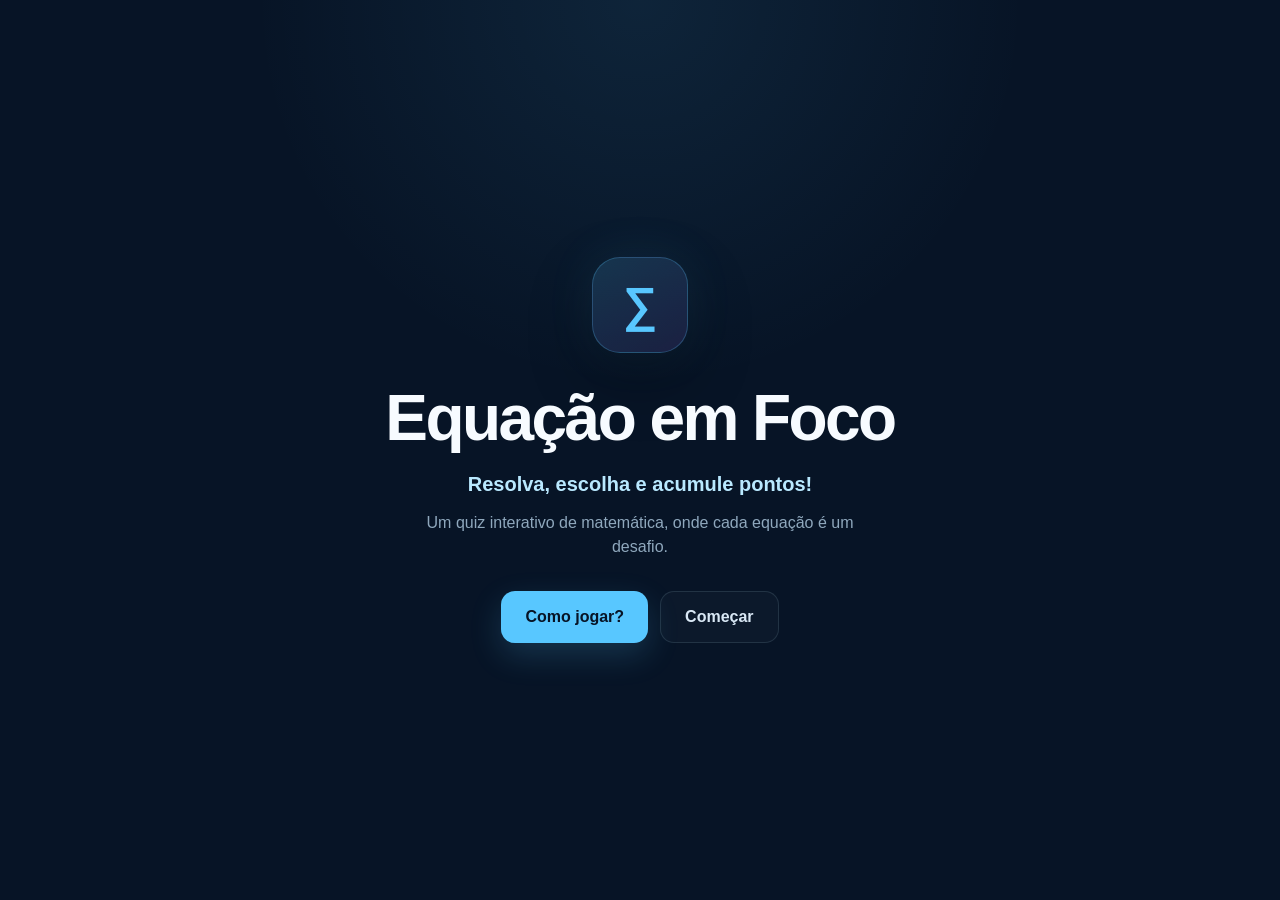
<file: index.html>
<!DOCTYPE html>
<html lang="pt-BR">

<head>
    <meta charset="UTF-8">

    <meta name="viewport" content="width=device-width, initial-scale=1.0">

    <meta name="description" content="Equação em Foco - Um quiz interativo de matemática">

    <title>Equação em Foco</title>

    <link rel="stylesheet" href="css/style.css">
</head>

<body>

    <main class="tela-inicial">

        <section class="conteudo-inicial">

            <div class="logo-jogo">
                <span class="simbolo-matematica">∑</span>
            </div>

            <h1>Equação em Foco</h1>

            <p class="subtitulo">
                Resolva, escolha e acumule pontos!
            </p>

            <p class="descricao">
                Um quiz interativo de matemática,
                onde cada equação é um desafio.
            </p>

            <div class="botoes-iniciais">

                <a href="./pages/tutorial.html" class="btn btn-principal">
                    Como jogar?
                </a>

                <a href="./pages/jogo.html" class="btn btn-secundario">
                    Começar
                </a>

            </div>

        </section>

    </main>
    
    <script src="./js/script.js"></script>

</body>

</html>
</file>
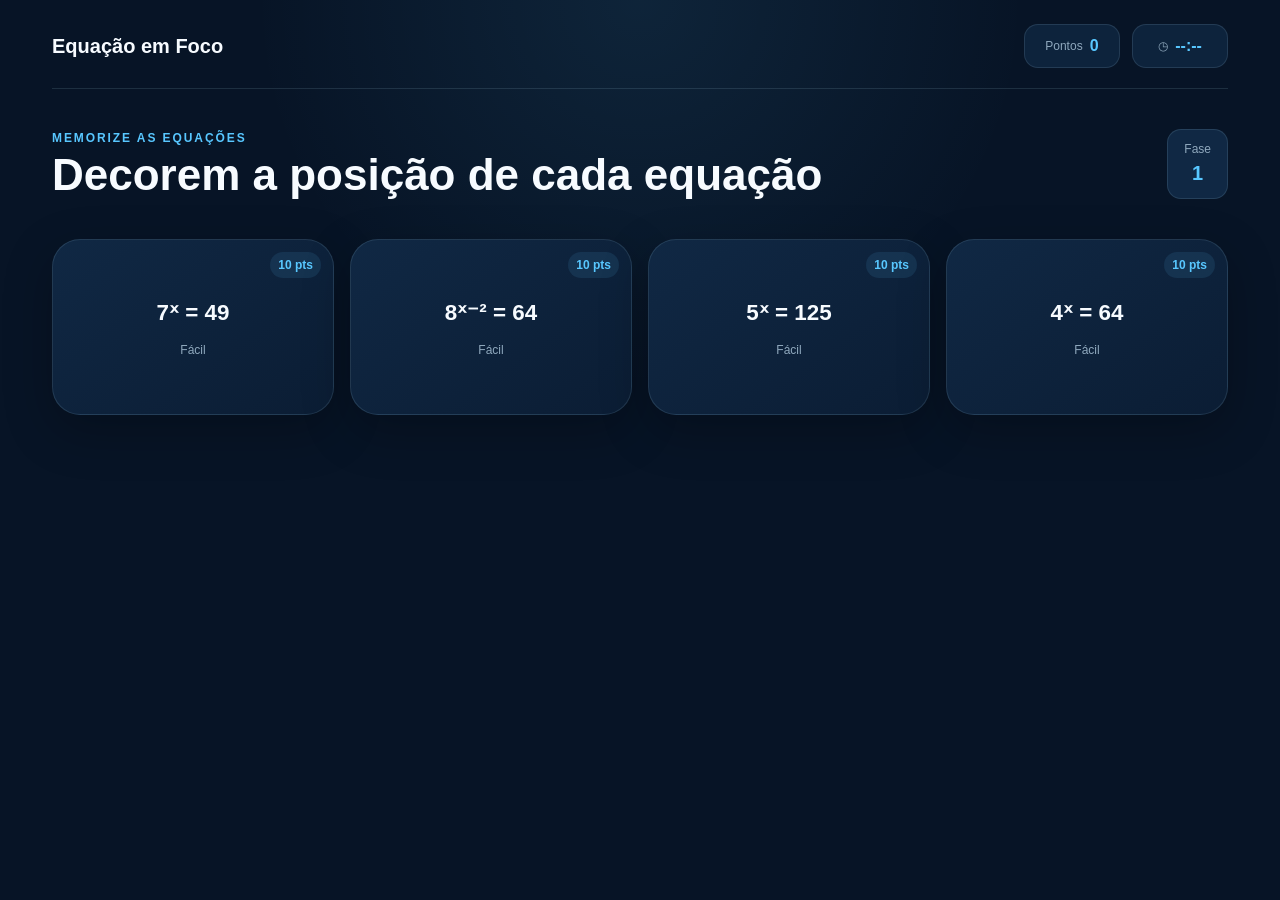
<file: pages/jogo.html>
<!DOCTYPE html>
<html lang="pt-BR">

<head>
    <meta charset="UTF-8">
    <meta name="viewport" content="width=device-width, initial-scale=1.0">

    <meta
        name="description"
        content="Partida de Equação em Foco."
    >

    <title>Jogo | Equação em Foco</title>

    <link rel="stylesheet" href="../css/style.css">
</head>

<body>

    <main class="game-page">

        <!-- Cabeçalho da partida -->
        <header class="game-header">

            <div class="game-info">
                <span class="game-name">Equação em Foco</span>
            </div>

            <div class="game-status">

                <div class="score-display">
                    <span class="status-label">Pontos</span>
                    <strong id="score">0</strong>
                </div>

                <div class="timer" aria-live="polite">
                    <span class="timer-icon" aria-hidden="true">◷</span>
                    <strong id="timer">05:00</strong>
                </div>

            </div>

        </header>


        <!-- Área principal da rodada -->
        <section class="round">

            <header class="round-header">

                <div class="round-heading">
                    <p class="eyebrow" id="round-status">
                        MEMORIZE AS EQUAÇÕES
                    </p>

                    <h1 id="round-title">
                        Escolha seu desafio
                    </h1>
                </div>

                <div class="difficulty-indicator">
                    <span class="difficulty-label">Fase</span>
                    <strong id="phase-indicator">1</strong>
                </div>

            </header>


            <!-- Área onde as cartas serão renderizadas pelo JavaScript -->
            <div
                class="equation-board"
                id="equation-board"
                aria-label="Equações disponíveis"
            >
                <!-- As cartas são renderizadas dinamicamente pelo js/questoes.js -->
            </div>


            <!-- Equação selecionada -->
            <section
                class="selected-question"
                id="selected-question"
                aria-live="polite"
                hidden
            >

                <div class="question-meta">

                    <span class="question-difficulty">
                        Nível <strong id="question-level">1</strong>
                    </span>

                    <span class="question-points">
                        <strong id="question-points">100</strong> pontos
                    </span>

                </div>

                <div class="question-equation">
                    <span id="question-text">
                        2x + 4 = 10
                    </span>
                </div>

            </section>


            <!-- Respostas -->
            <section
                class="answers"
                id="answers"
                aria-label="Alternativas de resposta"
                hidden
            >

                <button
                    class="answer-option"
                    type="button"
                    data-answer=""
                    disabled
                >
                    <span class="answer-letter">A</span>
                    <span class="answer-text">3</span>
                </button>

                <button
                    class="answer-option"
                    type="button"
                    data-answer=""
                    disabled
                >
                    <span class="answer-letter">B</span>
                    <span class="answer-text">4</span>
                </button>

                <button
                    class="answer-option"
                    type="button"
                    data-answer=""
                    disabled
                >
                    <span class="answer-letter">C</span>
                    <span class="answer-text">5</span>
                </button>

                <button
                    class="answer-option"
                    type="button"
                    data-answer=""
                    disabled
                >
                    <span class="answer-letter">D</span>
                    <span class="answer-text">6</span>
                </button>

            </section>

        </section>


        <!-- Feedback da resposta -->
        <section
            class="answer-feedback"
            id="answer-feedback"
            aria-live="assertive"
            hidden
        >

            <div class="feedback-icon" aria-hidden="true"></div>

            <p class="feedback-status" id="feedback-status">
                Correto!
            </p>

            <p class="feedback-message" id="feedback-message">
                Você ganhou 100 pontos.
            </p>

            <div class="correct-answer">
                <span>Resposta correta</span>
                <strong id="correct-answer">3</strong>
            </div>

            <div class="solution">
                <span>Resolução</span>
                <p id="solution-text">
                    2x + 4 = 10
                </p>
            </div>

            <button
                class="button button-primary"
                id="next-round"
                type="button"
            >
                Próxima rodada
            </button>

        </section>

    </main>


    <script src="../js/questoes.js"></script>
    <script src="../js/pontuacao.js"></script>
    <script src="../js/script.js"></script>

</body>

</html>
</file>
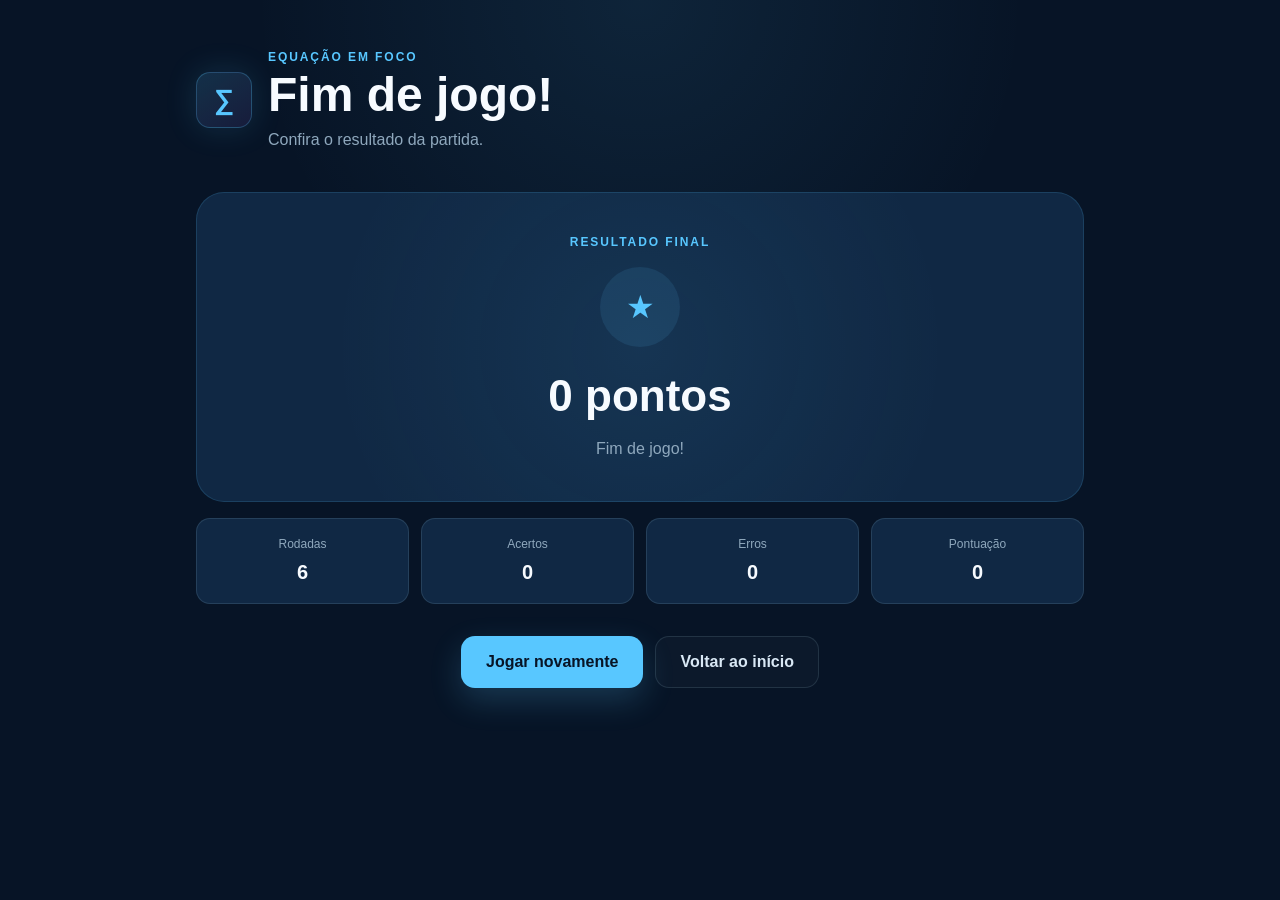
<file: pages/resultado.html>
<!DOCTYPE html>
<html lang="pt-BR">

<head>
    <meta charset="UTF-8">
    <meta name="viewport" content="width=device-width, initial-scale=1.0">

    <meta
        name="description"
        content="Resultado da partida de Equação em Foco."
    >

    <title>Resultado | Equação em Foco</title>

    <link rel="stylesheet" href="../css/style.css">
</head>

<body>

    <main class="result-page">

        <header class="result-header">

            <span class="game-symbol" aria-hidden="true">∑</span>

            <div>
                <p class="eyebrow">EQUAÇÃO EM FOCO</p>
                <h1>Fim de jogo!</h1>
                <p>Confira o resultado da partida.</p>
            </div>

        </header>


        <section class="winner-section">

            <p class="eyebrow">RESULTADO FINAL</p>

            <div class="winner-icon" aria-hidden="true">
                ★
            </div>

            <h2>
                <span id="final-player-score">0</span> pontos
            </h2>

            <p class="winner-score" id="performance-message">
                Fim de jogo!
            </p>

        </section>


        <section class="match-summary">

            <div class="summary-card">
                <span class="summary-label">Rodadas</span>
                <strong id="total-rounds">6</strong>
            </div>

            <div class="summary-card">
                <span class="summary-label">Acertos</span>
                <strong id="total-correct">0</strong>
            </div>

            <div class="summary-card">
                <span class="summary-label">Erros</span>
                <strong id="total-wrong">0</strong>
            </div>

            <div class="summary-card">
                <span class="summary-label">Pontuação</span>
                <strong id="final-score">0</strong>
            </div>

        </section>


        <footer class="result-actions">

            <a
                href="jogo.html"
                class="button button-primary"
                id="play-again"
            >
                Jogar novamente
            </a>

            <a
                href="../index.html"
                class="button button-secondary"
            >
                Voltar ao início
            </a>

        </footer>

    </main>


    <script src="../js/pontuacao.js"></script>
    <script src="../js/script.js"></script>

</body>

</html>
</file>
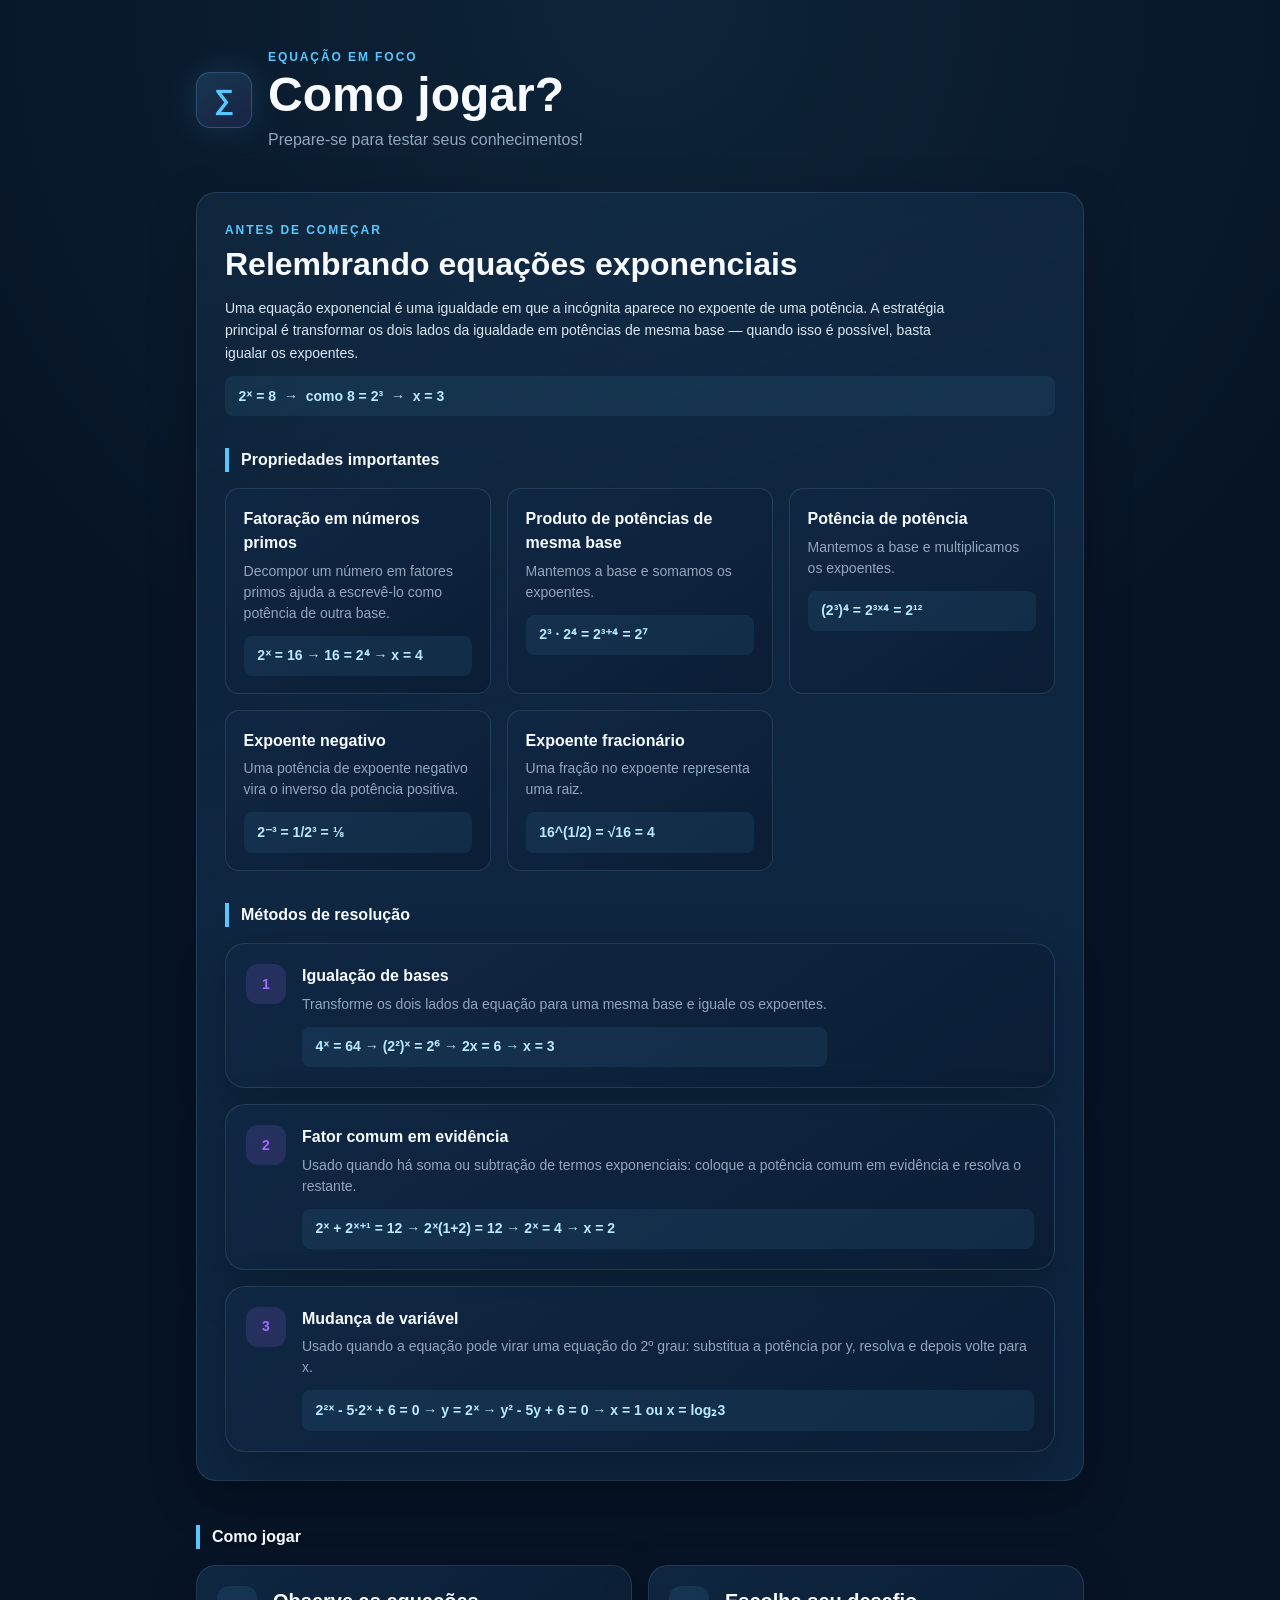
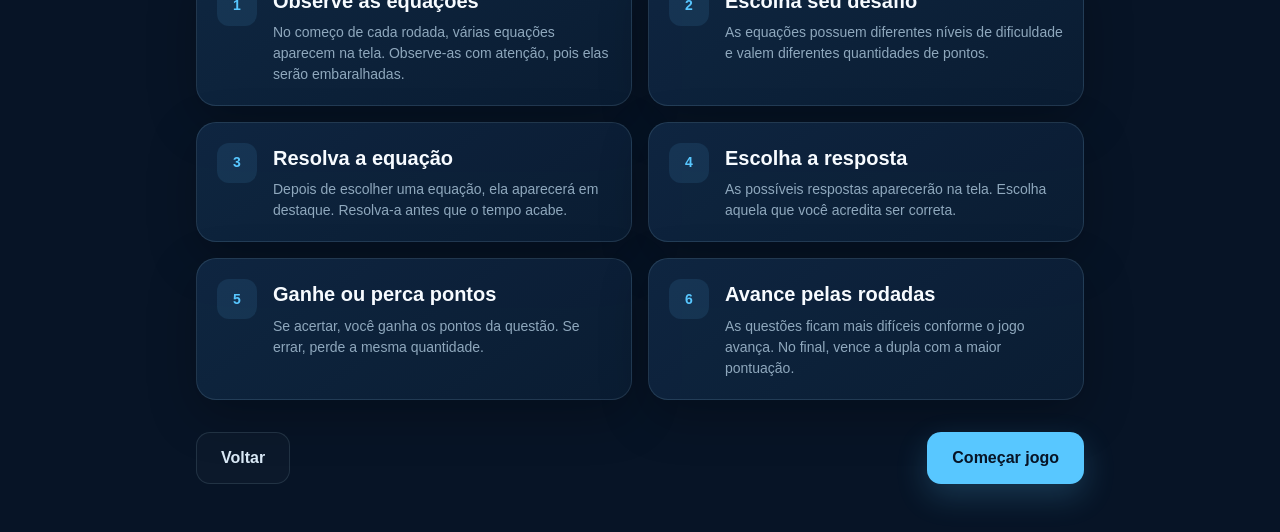
<file: pages/tutorial.html>
<!DOCTYPE html>
<html lang="pt-BR">

<head>
    <meta charset="UTF-8">

    <meta name="viewport" content="width=device-width, initial-scale=1.0">

    <meta name="description" content="Como jogar Equação em Foco">

    <title>Como jogar - Equação em Foco</title>

    <link rel="stylesheet" href="../css/style.css">
</head>

<body>

    <main class="tutorial-page">

        <header class="tutorial-header">

            <span class="game-symbol" aria-hidden="true">∑</span>

            <div>
                <p class="eyebrow">EQUAÇÃO EM FOCO</p>
                <h1>Como jogar?</h1>
                <p>Prepare-se para testar seus conhecimentos!</p>
            </div>

        </header>


        <!-- Revisão do conteúdo: equações exponenciais -->
        <section class="concepts-section">

            <p class="eyebrow">Antes de começar</p>
            <h2>Relembrando equações exponenciais</h2>

            <p class="concepts-intro">
                Uma equação exponencial é uma igualdade em que a
                incógnita aparece no expoente de uma potência.
                A estratégia principal é transformar os dois lados
                da igualdade em potências de mesma base — quando
                isso é possível, basta igualar os expoentes.
            </p>

            <p class="concepts-example">
                2ˣ = 8 &nbsp;→&nbsp; como 8 = 2³ &nbsp;→&nbsp; x = 3
            </p>

            <h3 class="concepts-subtitle">Propriedades importantes</h3>

            <div class="property-grid">

                <article class="property-card">
                    <h4>Fatoração em números primos</h4>
                    <p>
                        Decompor um número em fatores primos ajuda
                        a escrevê-lo como potência de outra base.
                    </p>
                    <p class="property-example">
                        2ˣ = 16 → 16 = 2⁴ → x = 4
                    </p>
                </article>

                <article class="property-card">
                    <h4>Produto de potências de mesma base</h4>
                    <p>
                        Mantemos a base e somamos os expoentes.
                    </p>
                    <p class="property-example">
                        2³ · 2⁴ = 2³⁺⁴ = 2⁷
                    </p>
                </article>

                <article class="property-card">
                    <h4>Potência de potência</h4>
                    <p>
                        Mantemos a base e multiplicamos os expoentes.
                    </p>
                    <p class="property-example">
                        (2³)⁴ = 2³ˣ⁴ = 2¹²
                    </p>
                </article>

                <article class="property-card">
                    <h4>Expoente negativo</h4>
                    <p>
                        Uma potência de expoente negativo vira o
                        inverso da potência positiva.
                    </p>
                    <p class="property-example">
                        2⁻³ = 1/2³ = ⅛
                    </p>
                </article>

                <article class="property-card">
                    <h4>Expoente fracionário</h4>
                    <p>
                        Uma fração no expoente representa uma raiz.
                    </p>
                    <p class="property-example">
                        16^(1/2) = √16 = 4
                    </p>
                </article>

            </div>

            <h3 class="concepts-subtitle">Métodos de resolução</h3>

            <div class="method-list">

                <article class="method-card">
                    <span class="method-number">1</span>
                    <div class="method-content">
                        <h4>Igualação de bases</h4>
                        <p>
                            Transforme os dois lados da equação para
                            uma mesma base e iguale os expoentes.
                        </p>
                        <p class="method-example">
                            4ˣ = 64 → (2²)ˣ = 2⁶ → 2x = 6 → x = 3
                        </p>
                    </div>
                </article>

                <article class="method-card">
                    <span class="method-number">2</span>
                    <div class="method-content">
                        <h4>Fator comum em evidência</h4>
                        <p>
                            Usado quando há soma ou subtração de
                            termos exponenciais: coloque a potência
                            comum em evidência e resolva o restante.
                        </p>
                        <p class="method-example">
                            2ˣ + 2ˣ⁺¹ = 12 → 2ˣ(1+2) = 12 → 2ˣ = 4 → x = 2
                        </p>
                    </div>
                </article>

                <article class="method-card">
                    <span class="method-number">3</span>
                    <div class="method-content">
                        <h4>Mudança de variável</h4>
                        <p>
                            Usado quando a equação pode virar uma
                            equação do 2º grau: substitua a potência
                            por y, resolva e depois volte para x.
                        </p>
                        <p class="method-example">
                            2²ˣ - 5·2ˣ + 6 = 0 → y = 2ˣ → y² - 5y + 6 = 0 → x = 1 ou x = log₂3
                        </p>
                    </div>
                </article>

            </div>

        </section>


        <!-- Como jogar -->
        <section class="tutorial-how-to">

            <h3 class="concepts-subtitle">Como jogar</h3>

            <div class="tutorial-steps">

            <article class="tutorial-step">
                <span class="step-number">1</span>
                <div class="step-content">
                    <h2>Observe as equações</h2>
                    <p>
                        No começo de cada rodada, várias equações
                        aparecem na tela. Observe-as com atenção,
                        pois elas serão embaralhadas.
                    </p>
                </div>
            </article>

            <article class="tutorial-step">
                <span class="step-number">2</span>
                <div class="step-content">
                    <h2>Escolha seu desafio</h2>
                    <p>
                        As equações possuem diferentes níveis de
                        dificuldade e valem diferentes quantidades
                        de pontos.
                    </p>
                </div>
            </article>

            <article class="tutorial-step">
                <span class="step-number">3</span>
                <div class="step-content">
                    <h2>Resolva a equação</h2>
                    <p>
                        Depois de escolher uma equação, ela aparecerá
                        em destaque. Resolva-a antes que o tempo acabe.
                    </p>
                </div>
            </article>

            <article class="tutorial-step">
                <span class="step-number">4</span>
                <div class="step-content">
                    <h2>Escolha a resposta</h2>
                    <p>
                        As possíveis respostas aparecerão na tela.
                        Escolha aquela que você acredita ser correta.
                    </p>
                </div>
            </article>

            <article class="tutorial-step">
                <span class="step-number">5</span>
                <div class="step-content">
                    <h2>Ganhe ou perca pontos</h2>
                    <p>
                        Se acertar, você ganha os pontos da questão.
                        Se errar, perde a mesma quantidade.
                    </p>
                </div>
            </article>

            <article class="tutorial-step">
                <span class="step-number">6</span>
                <div class="step-content">
                    <h2>Avance pelas rodadas</h2>
                    <p>
                        As questões ficam mais difíceis conforme
                        o jogo avança. No final, vence a dupla
                        com a maior pontuação.
                    </p>
                </div>
            </article>

        </div>

        </section>


        <div class="tutorial-actions">

            <a href="../index.html" class="button button-secondary">
                Voltar
            </a>

            <a href="jogo.html" class="button button-primary">
                Começar jogo
            </a>

        </div>

    </main>

</body>

</html>
</file>
<file: css/style.css>
/* =========================================================
   EQUAÇÃO EM FOCO
   Main stylesheet
   ========================================================= */


/* =========================================================
   1. VARIÁVEIS
   ========================================================= */

:root {
    /* Cores principais */
    --color-bg: #071426;
    --color-bg-secondary: #0b1d34;
    --color-surface: #102844;
    --color-surface-light: #163454;

    --color-primary: #58c7ff;
    --color-primary-dark: #2498d1;
    --color-primary-soft: #b9e9ff;

    --color-purple: #a56bff;
    --color-purple-dark: #7b42d1;

    --color-success: #69d6ff;
    --color-error: #b36cff;

    --color-white: #f7fbff;
    --color-text: #d9e8f5;
    --color-text-muted: #8fa8bd;

    --color-border: rgba(185, 233, 255, 0.12);

    /* Tipografia */
    --font-main:
        Inter,
        "Segoe UI",
        Roboto,
        Helvetica,
        Arial,
        sans-serif;

    /* Tamanhos */
    --text-xs: 0.75rem;
    --text-sm: 0.875rem;
    --text-md: 1rem;
    --text-lg: 1.25rem;
    --text-xl: 1.75rem;
    --text-2xl: 2.5rem;
    --text-3xl: 4rem;

    /* Bordas */
    --radius-sm: 0.5rem;
    --radius-md: 0.875rem;
    --radius-lg: 1.25rem;
    --radius-xl: 1.75rem;

    /* Sombras */
    --shadow-card:
        0 1rem 3rem rgba(0, 0, 0, 0.25);

    --shadow-glow:
        0 0 2rem rgba(88, 199, 255, 0.15);

    /* Transições */
    --transition-fast: 160ms ease;
    --transition-normal: 280ms ease;
}


/* =========================================================
   2. RESET
   ========================================================= */

*,
*::before,
*::after {
    box-sizing: border-box;
    margin: 0;
    padding: 0;
}

html {
    min-height: 100%;
    scroll-behavior: smooth;
}

body {
    min-height: 100vh;

    background:
        radial-gradient(
            circle at 50% 0%,
            rgba(88, 199, 255, 0.09),
            transparent 35%
        ),
        var(--color-bg);

    color: var(--color-text);
    font-family: var(--font-main);

    line-height: 1.5;
    -webkit-font-smoothing: antialiased;
    text-rendering: optimizeLegibility;
}

button,
a {
    font: inherit;
}

button {
    border: 0;
}

button,
a {
    -webkit-tap-highlight-color: transparent;
}

a {
    color: inherit;
    text-decoration: none;
}

button {
    cursor: pointer;
}

button:focus-visible,
a:focus-visible {
    outline: 3px solid var(--color-primary);
    outline-offset: 4px;
}


/* =========================================================
   3. ELEMENTOS GERAIS
   ========================================================= */

.eyebrow {
    color: var(--color-primary);

    font-size: var(--text-xs);
    font-weight: 800;

    letter-spacing: 0.16em;
    text-transform: uppercase;
}

.game-symbol {
    display: grid;
    place-items: center;

    width: 3.5rem;
    height: 3.5rem;

    flex-shrink: 0;

    border: 1px solid rgba(88, 199, 255, 0.25);
    border-radius: var(--radius-md);

    background:
        linear-gradient(
            145deg,
            rgba(88, 199, 255, 0.16),
            rgba(165, 107, 255, 0.1)
        );

    color: var(--color-primary);

    font-size: 1.75rem;
    font-weight: 800;

    box-shadow: var(--shadow-glow);
}


/* =========================================================
   4. BOTÕES
   ========================================================= */

.button {
    display: inline-flex;

    min-height: 3.25rem;
    padding: 0.8rem 1.5rem;

    align-items: center;
    justify-content: center;

    border: 1px solid transparent;
    border-radius: var(--radius-md);

    font-size: var(--text-md);
    font-weight: 750;

    transition:
        transform var(--transition-fast),
        background var(--transition-fast),
        border-color var(--transition-fast),
        box-shadow var(--transition-fast);
}

.button:hover {
    transform: translateY(-2px);
}

.button:active {
    transform: translateY(0);
}

.button-primary {
    background: var(--color-primary);
    color: var(--color-bg);

    box-shadow:
        0 0.75rem 2rem rgba(88, 199, 255, 0.2);
}

.button-primary:hover {
    background: var(--color-primary-soft);

    box-shadow:
        0 1rem 2.5rem rgba(88, 199, 255, 0.3);
}

.button-secondary {
    border-color: var(--color-border);
    background: rgba(255, 255, 255, 0.025);
    color: var(--color-text);
}

.button-secondary:hover {
    border-color: rgba(88, 199, 255, 0.3);
    background: rgba(88, 199, 255, 0.06);
}


/* =========================================================
   5. TELA INICIAL
   ========================================================= */

.tela-inicial {
    display: grid;
    place-items: center;

    width: 100%;
    min-height: 100vh;

    padding: 2rem 1.25rem;
}

.conteudo-inicial {
    width: min(100%, 38rem);

    text-align: center;
}

.logo-jogo {
    display: grid;
    place-items: center;

    width: 6rem;
    height: 6rem;

    margin: 0 auto 2rem;

    border: 1px solid rgba(88, 199, 255, 0.25);
    border-radius: 1.75rem;

    background:
        linear-gradient(
            145deg,
            rgba(88, 199, 255, 0.16),
            rgba(165, 107, 255, 0.12)
        );

    box-shadow:
        0 1.5rem 4rem rgba(0, 0, 0, 0.3),
        0 0 3rem rgba(88, 199, 255, 0.1);
}

.simbolo-matematica {
    color: var(--color-primary);

    font-size: 3rem;
    font-weight: 800;
}

.conteudo-inicial h1 {
    color: var(--color-white);

    font-size: clamp(2.4rem, 8vw, 4rem);
    font-weight: 850;
    line-height: 1.05;

    letter-spacing: -0.04em;
}

.subtitulo {
    margin-top: 1rem;

    color: var(--color-primary-soft);

    font-size: var(--text-lg);
    font-weight: 650;
}

.descricao {
    max-width: 30rem;

    margin: 0.75rem auto 0;

    color: var(--color-text-muted);
}

.botoes-iniciais {
    display: flex;

    margin-top: 2rem;

    gap: 0.75rem;
    justify-content: center;
}

.botoes-iniciais .btn {
    display: inline-flex;

    min-height: 3.25rem;
    padding: 0.8rem 1.5rem;

    align-items: center;
    justify-content: center;

    border-radius: var(--radius-md);

    font-weight: 750;

    transition:
        transform var(--transition-fast),
        background var(--transition-fast);
}

.btn-principal {
    background: var(--color-primary);
    color: var(--color-bg);

    box-shadow:
        0 0.75rem 2rem rgba(88, 199, 255, 0.18);
}

.btn-principal:hover {
    background: var(--color-primary-soft);
    transform: translateY(-2px);
}

.btn-secundario {
    border: 1px solid var(--color-border);
    background: rgba(255, 255, 255, 0.025);
}

.btn-secundario:hover {
    background: rgba(88, 199, 255, 0.06);
    transform: translateY(-2px);
}


/* =========================================================
   6. TUTORIAL
   ========================================================= */

.tutorial-page {
    width: min(100%, 58rem);

    min-height: 100vh;

    margin: 0 auto;
    padding: 3rem 1.25rem;
}

.tutorial-header,
.result-header {
    display: flex;

    align-items: center;

    gap: 1rem;

    margin-bottom: 2.5rem;
}

.tutorial-header h1,
.result-header h1 {
    margin-top: 0.2rem;

    color: var(--color-white);

    font-size: clamp(2rem, 6vw, 3rem);
    line-height: 1.1;
}

.tutorial-header p:not(.eyebrow),
.result-header p:not(.eyebrow) {
    margin-top: 0.4rem;

    color: var(--color-text-muted);
}

.tutorial-steps {
    display: grid;

    grid-template-columns: repeat(2, 1fr);

    gap: 1rem;
}

.tutorial-step {
    display: flex;

    padding: 1.25rem;

    gap: 1rem;

    border: 1px solid var(--color-border);
    border-radius: var(--radius-lg);

    background:
        linear-gradient(
            145deg,
            rgba(16, 40, 68, 0.9),
            rgba(11, 29, 52, 0.9)
        );

    box-shadow: var(--shadow-card);

    transition:
        transform var(--transition-normal),
        border-color var(--transition-normal);
}

.tutorial-step:hover {
    transform: translateY(-3px);
    border-color: rgba(88, 199, 255, 0.25);
}

.step-number {
    display: grid;
    place-items: center;

    width: 2.5rem;
    height: 2.5rem;

    flex-shrink: 0;

    border-radius: 0.75rem;

    background: rgba(88, 199, 255, 0.1);

    color: var(--color-primary);

    font-size: var(--text-sm);
    font-weight: 800;
}

.step-content h2 {
    color: var(--color-white);

    font-size: var(--text-lg);
}

.step-content p {
    margin-top: 0.4rem;

    color: var(--color-text-muted);

    font-size: var(--text-sm);
}

.tutorial-actions {
    display: flex;

    margin-top: 2rem;

    align-items: center;
    justify-content: space-between;

    gap: 1rem;
}


/* --- Seção de revisão de conceitos --- */

.concepts-section {
    margin-bottom: 2.75rem;
    padding: 1.75rem;

    border: 1px solid var(--color-border);
    border-radius: var(--radius-lg);

    background:
        linear-gradient(
            160deg,
            rgba(88, 199, 255, 0.07),
            rgba(16, 40, 68, 0.9) 45%
        );

    box-shadow: var(--shadow-card);
}

.concepts-section h2 {
    margin-top: 0.35rem;

    color: var(--color-white);

    font-size: clamp(1.5rem, 4vw, 2rem);
    line-height: 1.2;
}

.concepts-intro {
    margin-top: 0.85rem;

    max-width: 46rem;

    color: var(--color-text);

    font-size: var(--text-sm);
    line-height: 1.6;
}

.concepts-subtitle {
    margin-top: 2rem;
    margin-bottom: 1rem;

    padding-left: 0.75rem;

    border-left: 0.25rem solid var(--color-primary);

    color: var(--color-white);

    font-size: var(--text-md);
    font-weight: 800;
}

.concepts-example,
.property-example,
.method-example {
    margin-top: 0.75rem;
    padding: 0.6rem 0.85rem;

    border-radius: var(--radius-sm);

    background: rgba(88, 199, 255, 0.08);

    color: var(--color-primary-soft);

    font-size: var(--text-sm);
    font-weight: 700;

    overflow-wrap: break-word;
}

.property-grid {
    display: grid;

    grid-template-columns: repeat(auto-fill, minmax(15rem, 1fr));

    gap: 1rem;
}

.property-card {
    padding: 1.1rem;

    border: 1px solid var(--color-border);
    border-radius: var(--radius-md);

    background:
        linear-gradient(
            145deg,
            rgba(16, 40, 68, 0.9),
            rgba(11, 29, 52, 0.9)
        );

    transition: transform var(--transition-normal), border-color var(--transition-normal);
}

.property-card:hover {
    transform: translateY(-3px);
    border-color: rgba(88, 199, 255, 0.25);
}

.property-card h4 {
    color: var(--color-white);

    font-size: var(--text-md);
}

.property-card p:not(.property-example) {
    margin-top: 0.35rem;

    color: var(--color-text-muted);

    font-size: var(--text-sm);
}

.method-list {
    display: flex;
    flex-direction: column;

    gap: 1rem;
}

.method-card {
    display: flex;

    padding: 1.25rem;

    gap: 1rem;

    align-items: flex-start;

    border: 1px solid var(--color-border);
    border-radius: var(--radius-lg);

    background:
        linear-gradient(
            145deg,
            rgba(16, 40, 68, 0.9),
            rgba(11, 29, 52, 0.9)
        );

    box-shadow: var(--shadow-card);

    transition: transform var(--transition-normal), border-color var(--transition-normal);
}

.method-card:hover {
    transform: translateY(-3px);
    border-color: rgba(165, 107, 255, 0.3);
}

.method-number {
    display: grid;
    place-items: center;

    width: 2.5rem;
    height: 2.5rem;

    flex-shrink: 0;

    border-radius: 0.75rem;

    background: rgba(165, 107, 255, 0.15);

    color: var(--color-purple);

    font-size: var(--text-sm);
    font-weight: 800;
}

.method-content h4 {
    color: var(--color-white);

    font-size: var(--text-md);
}

.method-content p:not(.method-example) {
    margin-top: 0.35rem;

    color: var(--color-text-muted);

    font-size: var(--text-sm);
}


/* =========================================================
   7. JOGO
   ========================================================= */

.game-page {
    width: min(100%, 76rem);

    min-height: 100vh;

    margin: 0 auto;
    padding: 1.5rem 1.25rem 2.5rem;
}

.game-header {
    display: flex;

    align-items: center;
    justify-content: space-between;

    gap: 1rem;

    padding-bottom: 1.25rem;

    border-bottom: 1px solid var(--color-border);
}

.game-info {
    display: flex;

    align-items: center;

    gap: 1rem;
}

.game-name {
    color: var(--color-white);

    font-size: var(--text-lg);
    font-weight: 800;
}

.game-status {
    display: flex;

    align-items: center;

    gap: 0.75rem;
}

.score-display,
.timer {
    display: flex;

    min-width: 6rem;
    padding: 0.55rem 0.8rem;

    align-items: center;
    justify-content: center;

    gap: 0.45rem;

    border: 1px solid var(--color-border);
    border-radius: var(--radius-md);

    background: rgba(16, 40, 68, 0.75);
}

.status-label,
.timer-icon {
    color: var(--color-text-muted);

    font-size: var(--text-xs);
}

.score-display strong,
.timer strong {
    color: var(--color-primary);
}

.round {
    padding-top: 2.5rem;
}

.round-header {
    display: flex;

    align-items: flex-start;
    justify-content: space-between;

    gap: 1rem;
}

.round-heading {
    flex: 1 1 auto;

    min-width: 0;
}

.round-header h1 {
    margin-top: 0.25rem;

    color: var(--color-white);

    font-size: clamp(1.8rem, 5vw, 2.75rem);
    line-height: 1.1;
}

.difficulty-indicator {
    flex-shrink: 0;

    padding: 0.65rem 1rem;

    border: 1px solid var(--color-border);
    border-radius: var(--radius-md);

    background: var(--color-surface);

    text-align: center;
}

.difficulty-label {
    display: block;

    color: var(--color-text-muted);

    font-size: var(--text-xs);
}

.difficulty-indicator strong {
    color: var(--color-primary);

    font-size: var(--text-lg);
}


/* =========================================================
   8. TABULEIRO DE EQUAÇÕES
   ========================================================= */

.equation-board {
    display: flex;

    gap: 1rem;

    min-height: 11rem;

    margin-top: 2.5rem;
}

.equation-board[hidden] {
    display: none;
}

.equation-board.shuffle-mode {
    position: relative;
}

.equation-board.shuffle-mode .equation-card {
    position: absolute;
    top: 0;
    left: 0;

    transition: left 0.6s ease, top 0.6s ease;
}

.equation-card {
    position: relative;

    flex: 1;

    min-height: 10rem;

    perspective: 1200px;

    text-align: center;

    cursor: pointer;
}

.equation-card.disabled {
    cursor: default;
    opacity: 0.35;
    pointer-events: none;
}

.equation-card.selected {
    transform: translateY(-0.75rem);
}


.card-inner {
    position: relative;

    width: 100%;
    height: 100%;
    min-height: 10rem;

    transform-style: preserve-3d;

    transition: transform 0.5s ease;
}

.equation-card.flipped .card-inner {
    transform: rotateY(180deg);
}

.equation-card:not(.flipped):hover .card-inner,
.equation-card:not(.flipped):focus-visible .card-inner {
    transform: translateY(-5px);
}

.card-face {
    position: absolute;
    inset: 0;

    display: flex;

    padding: 1.25rem;

    flex-direction: column;
    align-items: center;
    justify-content: center;

    overflow: hidden;

    border: 1px solid var(--color-border);
    border-radius: var(--radius-xl);

    background:
        linear-gradient(
            145deg,
            var(--color-surface),
            var(--color-bg-secondary)
        );

    box-shadow: var(--shadow-card);

    backface-visibility: hidden;
}

.card-back {
    transform: rotateY(180deg);

    background:
        linear-gradient(
            145deg,
            rgba(88, 199, 255, 0.12),
            var(--color-bg-secondary)
        );
}

.card-back-symbol {
    color: var(--color-primary);

    font-size: 3rem;
    font-weight: 800;
}

.card-points {
    position: absolute;

    top: 0.75rem;
    right: 0.75rem;

    padding: 0.25rem 0.5rem;

    border-radius: 999px;

    background: rgba(88, 199, 255, 0.1);

    color: var(--color-primary);

    font-size: var(--text-xs);
    font-weight: 800;
}

.card-equation {
    color: var(--color-white);

    font-size: clamp(1rem, 2.4vw, 1.4rem);
    font-weight: 750;
}

.card-status {
    margin-top: 0.75rem;

    color: var(--color-text-muted);

    font-size: var(--text-xs);
}


/* =========================================================
   9. QUESTÃO SELECIONADA
   ========================================================= */

@keyframes question-grow-in {
    from {
        transform: scale(0.85);
        opacity: 0;
    }

    to {
        transform: scale(1);
        opacity: 1;
    }
}

.selected-question {
    margin-top: 2.5rem;
    padding: 2rem 1.75rem;

    border: 1px solid rgba(88, 199, 255, 0.3);
    border-radius: var(--radius-xl);

    background:
        radial-gradient(
            circle at center,
            rgba(88, 199, 255, 0.12),
            transparent 65%
        ),
        var(--color-surface);

    box-shadow:
        0 0 3rem rgba(88, 199, 255, 0.22),
        var(--shadow-card);

    animation: question-grow-in 0.4s cubic-bezier(0.34, 1.56, 0.64, 1);

    text-align: center;
}

.question-meta {
    display: flex;

    align-items: center;
    justify-content: space-between;

    gap: 1rem;
}

.question-difficulty,
.question-points {
    padding: 0.35rem 0.75rem;

    border: 1px solid var(--color-border);
    border-radius: 999px;

    background: rgba(16, 40, 68, 0.6);

    color: var(--color-text-muted);

    font-size: var(--text-sm);
}

.question-points {
    border-color: rgba(88, 199, 255, 0.3);
    background: rgba(88, 199, 255, 0.1);

    color: var(--color-primary);
    font-weight: 700;
}

.question-equation {
    margin-top: 1.5rem;

    overflow: hidden;

    color: var(--color-white);

    font-size: clamp(1.5rem, 6vw, 3.5rem);
    font-weight: 800;

    letter-spacing: 0.02em;
    white-space: nowrap;
}


/* =========================================================
   10. RESPOSTAS
   ========================================================= */

.answers {
    display: grid;

    grid-template-columns: repeat(2, 1fr);

    gap: 1rem;

    margin-top: 2rem;
}

.answers[hidden] {
    display: none;
}

.answer-option {
    display: flex;

    min-height: 4.5rem;
    padding: 1rem 1.1rem;

    align-items: center;

    gap: 0.85rem;

    border: 1px solid var(--color-border);
    border-radius: var(--radius-md);

    background: var(--color-surface);

    color: var(--color-white);

    text-align: left;

    transition:
        transform var(--transition-fast),
        border-color var(--transition-fast),
        background var(--transition-fast);
}

.answer-option:hover {
    transform: translateY(-2px);

    border-color: rgba(88, 199, 255, 0.4);
    background: var(--color-surface-light);
}

.answer-letter {
    display: grid;
    place-items: center;

    width: 2.25rem;
    height: 2.25rem;

    flex-shrink: 0;

    border-radius: 0.625rem;

    background: rgba(88, 199, 255, 0.1);

    color: var(--color-primary);

    font-weight: 800;
}

.answer-text {
    font-size: var(--text-md);
    font-weight: 700;
}


/* =========================================================
   11. FEEDBACK
   ========================================================= */

.answer-feedback {
    width: min(100%, 42rem);

    margin: 2rem auto;
    padding: 2rem;

    border: 1px solid var(--color-border);
    border-radius: var(--radius-xl);

    background: var(--color-surface);

    text-align: center;

    box-shadow: var(--shadow-card);
}

.feedback-icon {
    display: grid;
    place-items: center;

    width: 4.5rem;
    height: 4.5rem;

    margin: 0 auto 1rem;

    border-radius: 50%;

    font-weight: 800;
    line-height: 1;
}

.feedback-correct .feedback-icon {
    background: rgba(105, 214, 255, 0.15);

    color: var(--color-success);

    font-size: 2rem;
}

.feedback-correct .feedback-icon::before {
    content: "✓";
}

.feedback-wrong .feedback-icon {
    background: rgba(179, 108, 255, 0.15);

    color: var(--color-error);

    font-size: 2.25rem;
}

.feedback-wrong .feedback-icon::before {
    content: "×";
}

.feedback-status {
    font-size: var(--text-2xl);
    font-weight: 850;
}

.feedback-correct .feedback-status {
    color: var(--color-success);
}

.feedback-wrong .feedback-status {
    color: var(--color-error);
}

.feedback-message {
    margin-top: 0.5rem;

    color: var(--color-text-muted);
}

.correct-answer,
.solution {
    margin-top: 1.5rem;
    padding: 1rem;

    border-radius: var(--radius-md);

    background: rgba(255, 255, 255, 0.03);
}

.correct-answer span,
.solution span {
    display: block;

    color: var(--color-text-muted);

    font-size: var(--text-xs);
    font-weight: 700;

    text-transform: uppercase;
}

.correct-answer strong {
    display: block;

    margin-top: 0.25rem;

    color: var(--color-primary);

    font-size: var(--text-xl);
}

.solution p {
    margin-top: 0.5rem;

    color: var(--color-text);
}


/* =========================================================
   12. RODAPÉ DO JOGO
   ========================================================= */

.game-footer {
    display: flex;

    margin-top: 2rem;

    align-items: center;
    justify-content: space-between;
}

.game-control {
    padding: 0.5rem 0.75rem;

    border-radius: var(--radius-sm);

    background: transparent;

    color: var(--color-text-muted);

    font-size: var(--text-sm);

    transition:
        color var(--transition-fast),
        background var(--transition-fast);
}

.game-control:hover {
    background: rgba(255, 255, 255, 0.04);
    color: var(--color-white);
}

.game-progress {
    color: var(--color-text-muted);

    font-size: var(--text-sm);
}


/* =========================================================
   13. RESULTADO
   ========================================================= */

.result-page {
    width: min(100%, 58rem);

    min-height: 100vh;

    margin: 0 auto;
    padding: 3rem 1.25rem;
}

.winner-section {
    padding: 2.5rem 1.5rem;

    border: 1px solid rgba(88, 199, 255, 0.15);
    border-radius: var(--radius-xl);

    background:
        radial-gradient(
            circle at center,
            rgba(88, 199, 255, 0.08),
            transparent 65%
        ),
        var(--color-surface);

    text-align: center;
}

.winner-icon {
    display: grid;
    place-items: center;

    width: 5rem;
    height: 5rem;

    margin: 1rem auto;

    border-radius: 50%;

    background: rgba(88, 199, 255, 0.1);

    color: var(--color-primary);

    font-size: 2rem;
}

.winner-section h2 {
    color: var(--color-white);

    font-size: clamp(1.75rem, 6vw, 2.75rem);
}

.winner-score {
    margin-top: 0.5rem;

    color: var(--color-text-muted);
}

.winner-score strong {
    color: var(--color-primary);

    font-size: var(--text-xl);
}


/* =========================================================
   14. PLACAR
   ========================================================= */

.scoreboard {
    margin-top: 2rem;
}

.section-heading {
    margin-bottom: 1rem;
}

.section-heading h2 {
    margin-top: 0.25rem;

    color: var(--color-white);

    font-size: var(--text-xl);
}

.scoreboard-list {
    display: grid;

    gap: 0.75rem;

    list-style: none;
}

.scoreboard-item {
    display: flex;

    min-height: 4.5rem;
    padding: 0.75rem 1rem;

    align-items: center;

    gap: 1rem;

    border: 1px solid var(--color-border);
    border-radius: var(--radius-md);

    background: var(--color-surface);
}

.position {
    width: 2.5rem;

    color: var(--color-primary);

    font-weight: 850;
    text-align: center;
}

.team-info {
    display: flex;

    flex: 1;

    flex-direction: column;
}

.team-name {
    color: var(--color-white);
}

.team-status {
    color: var(--color-text-muted);

    font-size: var(--text-xs);
}

.team-score {
    color: var(--color-primary);
}


/* =========================================================
   15. RESUMO
   ========================================================= */

.match-summary {
    display: grid;

    grid-template-columns: repeat(4, 1fr);

    gap: 0.75rem;

    margin-top: 1rem;
}

.summary-card {
    padding: 1rem;

    border: 1px solid var(--color-border);
    border-radius: var(--radius-md);

    background: var(--color-surface);

    text-align: center;
}

.summary-label {
    display: block;

    color: var(--color-text-muted);

    font-size: var(--text-xs);
}

.summary-card strong {
    display: block;

    margin-top: 0.25rem;

    color: var(--color-white);

    font-size: var(--text-lg);
}

.result-actions {
    display: flex;

    margin-top: 2rem;

    justify-content: center;

    gap: 0.75rem;
}


/* =========================================================
   16. RESPONSIVIDADE
   ========================================================= */

/* ---------------------------------------------------------
   Tablets e celulares grandes (até 700px)
--------------------------------------------------------- */
@media (max-width: 700px) {

    :root {
        --text-2xl: 2rem;
        --text-3xl: 3rem;
    }

    /* --- Estrutura geral das páginas --- */

    .tela-inicial {
        padding: 1.5rem 1.25rem;
    }

    .tutorial-page,
    .result-page {
        padding: 2rem 1.25rem 2.5rem;
    }

    .game-page {
        padding: 1.25rem 1rem 2.25rem;
    }

    /* --- Tela inicial --- */

    .botoes-iniciais {
        flex-direction: column;

        width: 100%;
    }

    .botoes-iniciais .btn {
        width: 100%;
    }

    /* --- Tutorial e resultado (cabeçalho) --- */

    .tutorial-header,
    .result-header {
        gap: 0.85rem;

        margin-bottom: 2rem;
    }

    .tutorial-steps {
        grid-template-columns: 1fr;
    }

    .concepts-section {
        margin-bottom: 2rem;
        padding: 1.25rem;
    }

    .method-card {
        gap: 0.85rem;
        padding: 1rem;
    }

    .tutorial-actions {
        flex-wrap: wrap;

        gap: 0.75rem;
    }

    .tutorial-actions .button {
        flex: 1 1 auto;
    }

    /* --- Cabeçalho do jogo --- */

    .game-header {
        flex-wrap: wrap;

        row-gap: 0.75rem;
    }

    .game-info {
        gap: 0.6rem;
    }

    .game-status {
        width: 100%;

        justify-content: space-between;
    }

    .score-display,
    .timer {
        min-width: 5rem;
        padding: 0.5rem 0.7rem;
    }

    /* --- Cabeçalho da rodada --- */

    .round {
        padding-top: 2rem;
    }

    .round-header {
        gap: 0.75rem;
    }

    .difficulty-indicator {
        padding: 0.5rem 0.85rem;
    }

    /* --- Tabuleiro de equações: de 4 numa linha para grade 2x2,
       mais fácil de ler e tocar num celular --- */

    .equation-board {
        display: grid;

        grid-template-columns: repeat(2, 1fr);

        gap: 0.75rem;

        min-height: 0;
        margin-top: 2rem;
    }

    .equation-card,
    .card-inner {
        min-height: 7.5rem;
    }

    .card-face {
        padding: 0.65rem;
    }

    .card-back-symbol {
        font-size: 2rem;
    }

    /* --- Questão selecionada e alternativas --- */

    .selected-question {
        margin-top: 2rem;
        padding: 1.5rem 1.1rem;
    }

    .answers {
        gap: 0.75rem;
        margin-top: 1.75rem;
    }

    .answer-option {
        min-height: 3.75rem;
        padding: 0.75rem;
    }

    /* --- Feedback --- */

    .answer-feedback {
        margin: 2rem auto;
        padding: 1.5rem;
    }

    /* --- Resultado --- */

    .winner-section {
        padding: 1.75rem 1.25rem;
    }

    .winner-icon {
        width: 4rem;
        height: 4rem;

        font-size: 1.5rem;
    }

    .match-summary {
        grid-template-columns: repeat(2, 1fr);
    }

    .result-actions {
        flex-direction: column;
    }

    .result-actions .button {
        width: 100%;
    }
}


/* ---------------------------------------------------------
   Celulares pequenos (até 420px)
--------------------------------------------------------- */
@media (max-width: 420px) {

    .game-name {
        font-size: var(--text-md);
    }

    .score-display,
    .timer {
        min-width: 0;
        padding: 0.45rem 0.6rem;

        font-size: var(--text-xs);
    }

    .equation-board {
        gap: 0.5rem;
    }

    .equation-card,
    .card-inner {
        min-height: 6.5rem;
    }

    .card-points {
        top: 0.5rem;
        right: 0.5rem;

        padding: 0.2rem 0.4rem;
    }

    .question-equation {
        font-size: 1.6rem;
    }

    .answers {
        grid-template-columns: 1fr;
    }

    .answer-option {
        min-height: 3.25rem;
    }

    .summary-card {
        padding: 0.75rem;
    }
}
</file>
